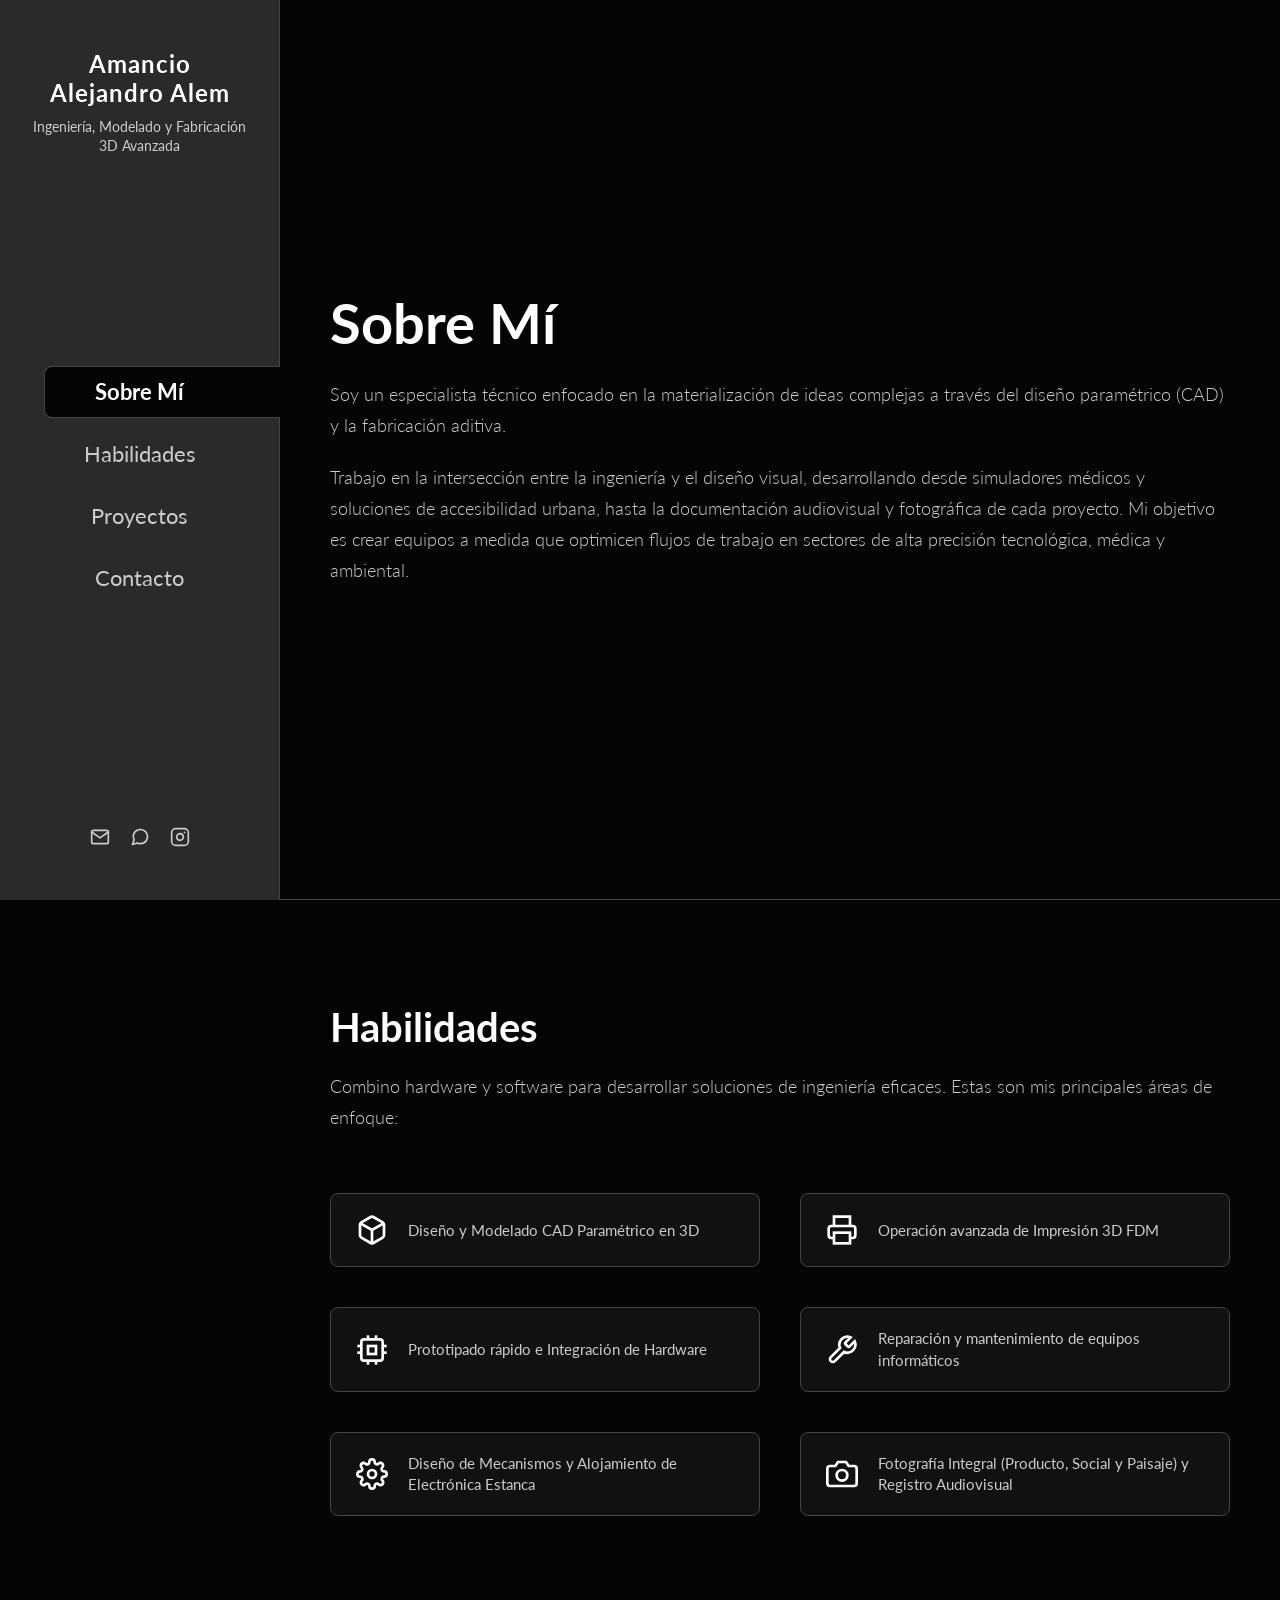
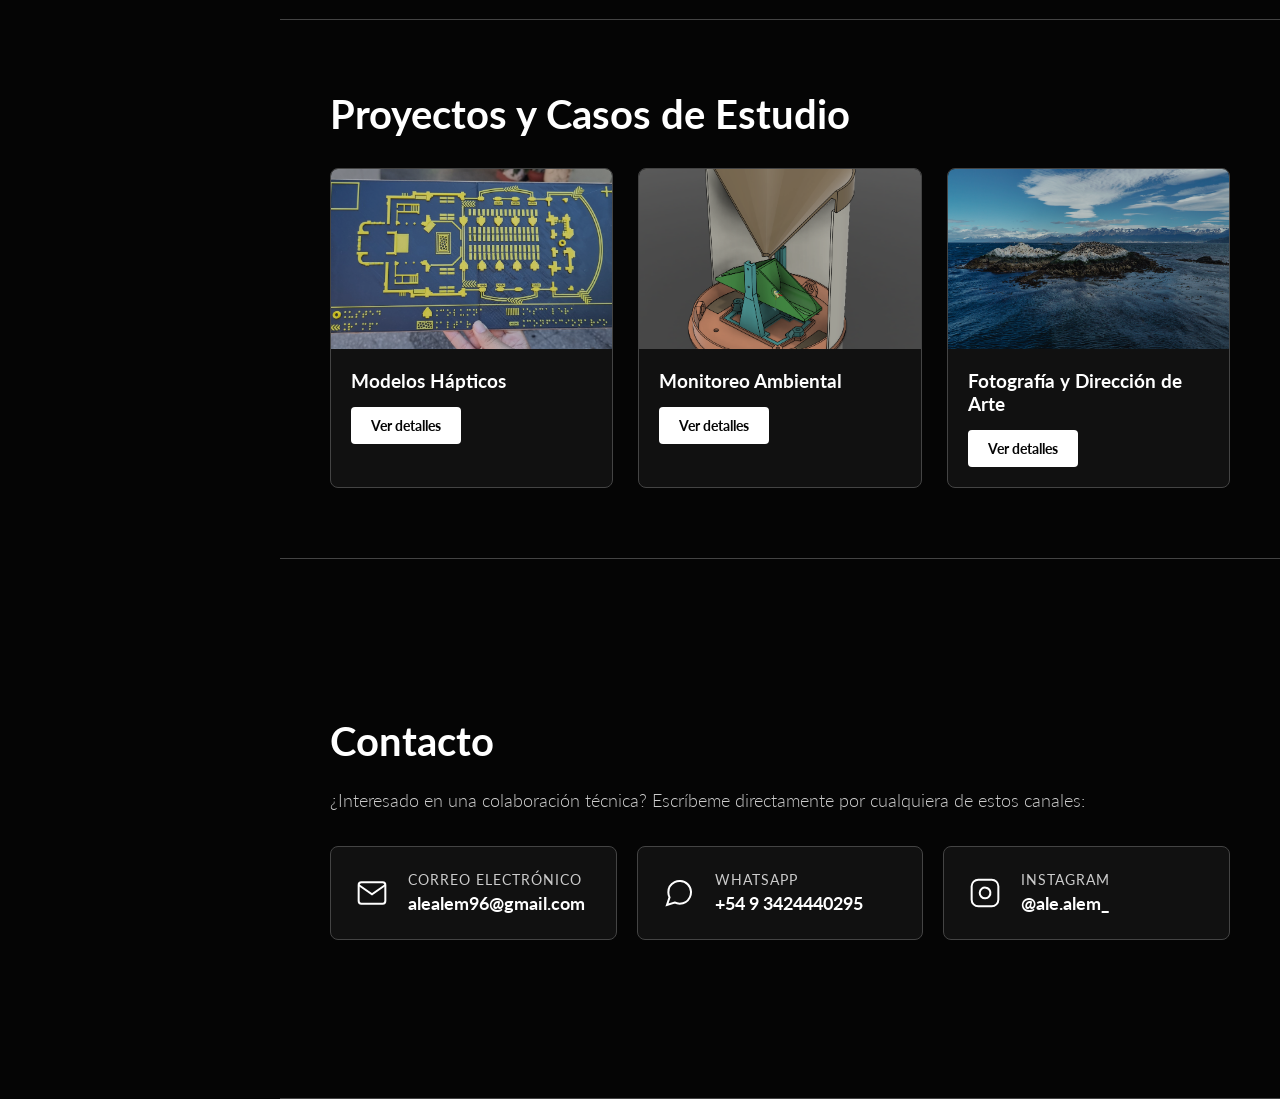
<file: index.html>
<!DOCTYPE html>
<html lang="es">

<head>
    <meta charset="UTF-8">
    <meta name="viewport" content="width=device-width, initial-scale=1.0">
    <title>Amancio Alejandro Alem - Portfolio</title>
    <!-- Google Fonts: Lato -->
    <link rel="preconnect" href="https://fonts.googleapis.com">
    <link rel="preconnect" href="https://fonts.gstatic.com" crossorigin>
    <link href="https://fonts.googleapis.com/css2?family=Lato:wght@300;400;700&display=swap" rel="stylesheet">
    <link rel="stylesheet" href="style.css">
</head>

<body>
    <!-- Hamburger button for mobile -->
    <button id="menu-toggle" class="menu-toggle" aria-label="Abrir menú de navegación">
        <svg fill="currentColor" viewBox="0 0 100 80" width="24" height="24">
            <rect width="100" height="15" fill="var(--text-primary)"></rect>
            <rect y="30" width="100" height="15" fill="var(--text-primary)"></rect>
            <rect y="60" width="100" height="15" fill="var(--text-primary)"></rect>
        </svg>
    </button>

    <!-- Sidebar Navigation -->
    <nav id="sidebar" class="sidebar">
        <div class="sidebar-header">
            <h2>Amancio Alejandro Alem</h2>
            <p class="subtitle">Ingeniería, Modelado y Fabricación 3D Avanzada</p>
        </div>

        <ul class="nav-links">
            <li><a href="#sobre-mi" class="nav-link active" data-target="sobre-mi">Sobre Mí</a></li>
            <li><a href="#habilidades" class="nav-link" data-target="habilidades">Habilidades</a></li>
            <li><a href="#proyectos" class="nav-link" data-target="proyectos">Proyectos</a></li>
            <li><a href="#contacto" class="nav-link" data-target="contacto">Contacto</a></li>
        </ul>

        <div class="sidebar-footer">
            <a href="mailto:alealem96@gmail.com" aria-label="Correo Electrónico" target="_blank">
                <svg viewBox="0 0 24 24" fill="none" stroke="currentColor" stroke-width="2" stroke-linecap="round"
                    stroke-linejoin="round">
                    <path d="M4 4h16c1.1 0 2 .9 2 2v12c0 1.1-.9 2-2 2H4c-1.1 0-2-.9-2-2V6c0-1.1.9-2 2-2z"></path>
                    <polyline points="22,6 12,13 2,6"></polyline>
                </svg>
            </a>
            <a href="https://wa.me/5493424440295" aria-label="WhatsApp" target="_blank">
                <svg viewBox="0 0 24 24" fill="none" stroke="currentColor" stroke-width="2" stroke-linecap="round"
                    stroke-linejoin="round">
                    <path
                        d="M21 11.5a8.38 8.38 0 0 1-.9 3.8 8.5 8.5 0 0 1-7.6 4.7 8.38 8.38 0 0 1-3.8-.9L3 21l1.9-5.7a8.38 8.38 0 0 1-.9-3.8 8.5 8.5 0 0 1 4.7-7.6 8.38 8.38 0 0 1 3.8-.9h.5a8.48 8.48 0 0 1 8 8v.5z">
                    </path>
                </svg>
            </a>
            <a href="https://instagram.com/ale.alem_" aria-label="Instagram" target="_blank">
                <svg viewBox="0 0 24 24" fill="none" stroke="currentColor" stroke-width="2" stroke-linecap="round"
                    stroke-linejoin="round">
                    <rect x="2" y="2" width="20" height="20" rx="5" ry="5"></rect>
                    <path d="M16 11.37A4 4 0 1 1 12.63 8 4 4 0 0 1 16 11.37z"></path>
                    <line x1="17.5" y1="6.5" x2="17.51" y2="6.5"></line>
                </svg>
            </a>
        </div>
    </nav>

    <!-- Main Scroll Container -->
    <main class="content" id="main-content">
        <!-- Section: Sobre Mí (Combinado con Inicio) -->
        <section id="sobre-mi" class="snap-section hero-section">
            <div class="section-content">
                <h1>Sobre Mí</h1>
                <p>Soy un especialista técnico enfocado en la materialización de ideas complejas a través del diseño paramétrico (CAD) y la fabricación aditiva.</p>
                <p>Trabajo en la intersección entre la ingeniería y el diseño visual, desarrollando desde simuladores médicos y soluciones de accesibilidad urbana, hasta la documentación audiovisual y fotográfica de cada proyecto. Mi objetivo es crear equipos a medida que optimicen flujos de trabajo en sectores de alta precisión tecnológica, médica y ambiental.</p>
            </div>
        </section>

        <!-- Section: Habilidades -->
        <section id="habilidades" class="snap-section skills-section">
            <div class="section-content">
                <h2>Habilidades</h2>
                <p>Combino hardware y software para desarrollar soluciones de ingeniería eficaces. Estas son mis
                    principales áreas de enfoque:</p>

                <div class="skills-grid">
                    <div class="skill-item">
                        <svg viewBox="0 0 24 24" fill="none" stroke="currentColor" stroke-width="2">
                            <path
                                d="M21 16V8a2 2 0 0 0-1-1.73l-7-4a2 2 0 0 0-2 0l-7 4A2 2 0 0 0 3 8v8a2 2 0 0 0 1 1.73l7 4a2 2 0 0 0 2 0l7-4A2 2 0 0 0 21 16z">
                            </path>
                            <polyline points="3.27 6.96 12 12.01 20.73 6.96"></polyline>
                            <line x1="12" y1="22.08" x2="12" y2="12"></line>
                        </svg>
                        <span>Diseño y Modelado CAD Paramétrico en 3D</span>
                    </div>
                    <div class="skill-item">
                        <svg viewBox="0 0 24 24" fill="none" stroke="currentColor" stroke-width="2">
                            <polyline points="6 9 6 2 18 2 18 9"></polyline>
                            <path d="M6 18H4a2 2 0 0 1-2-2v-5a2 2 0 0 1 2-2h16a2 2 0 0 1 2 2v5a2 2 0 0 1-2 2h-2"></path>
                            <rect x="6" y="14" width="12" height="8"></rect>
                        </svg>
                        <span>Operación avanzada de Impresión 3D FDM</span>
                    </div>
                    <div class="skill-item">
                        <svg viewBox="0 0 24 24" fill="none" stroke="currentColor" stroke-width="2">
                            <rect x="4" y="4" width="16" height="16" rx="2" ry="2"></rect>
                            <rect x="9" y="9" width="6" height="6"></rect>
                            <line x1="9" y1="1" x2="9" y2="4"></line>
                            <line x1="15" y1="1" x2="15" y2="4"></line>
                            <line x1="9" y1="20" x2="9" y2="23"></line>
                            <line x1="15" y1="20" x2="15" y2="23"></line>
                            <line x1="20" y1="9" x2="23" y2="9"></line>
                            <line x1="20" y1="14" x2="23" y2="14"></line>
                            <line x1="1" y1="9" x2="4" y2="9"></line>
                            <line x1="1" y1="14" x2="4" y2="14"></line>
                        </svg>
                        <span>Prototipado rápido e Integración de Hardware</span>
                    </div>
                    <div class="skill-item">
                        <svg viewBox="0 0 24 24" fill="none" stroke="currentColor" stroke-width="2">
                            <path
                                d="M14.7 6.3a1 1 0 0 0 0 1.4l1.6 1.6a1 1 0 0 0 1.4 0l3.77-3.77a6 6 0 0 1-7.94 7.94l-6.91 6.91a2.12 2.12 0 0 1-3-3l6.91-6.91a6 6 0 0 1 7.94-7.94l-3.76 3.76z">
                            </path>
                        </svg>
                        <span>Reparación y mantenimiento de equipos informáticos</span>
                    </div>
                    <div class="skill-item">
                        <svg viewBox="0 0 24 24" fill="none" stroke="currentColor" stroke-width="2">
                            <circle cx="12" cy="12" r="3"></circle>
                            <path
                                d="M19.4 15a1.65 1.65 0 0 0 .33 1.82l.06.06a2 2 0 0 1 0 2.83 2 2 0 0 1-2.83 0l-.06-.06a1.65 1.65 0 0 0-1.82-.33 1.65 1.65 0 0 0-1 1.51V21a2 2 0 0 1-2 2 2 2 0 0 1-2-2v-.09A1.65 1.65 0 0 0 9 19.4a1.65 1.65 0 0 0-1.82.33l-.06.06a2 2 0 0 1-2.83 0 2 2 0 0 1 0-2.83l.06-.06a1.65 1.65 0 0 0 .33-1.82 1.65 1.65 0 0 0-1.51-1H3a2 2 0 0 1-2-2 2 2 0 0 1 2-2h.09A1.65 1.65 0 0 0 4.6 9a1.65 1.65 0 0 0-.33-1.82l-.06-.06a2 2 0 0 1 0-2.83 2 2 0 0 1 2.83 0l.06.06a1.65 1.65 0 0 0 1.82.33H9a1.65 1.65 0 0 0 1-1.51V3a2 2 0 0 1 2-2 2 2 0 0 1 2 2v.09a1.65 1.65 0 0 0 1 1.51 1.65 1.65 0 0 0 1.82-.33l.06-.06a2 2 0 0 1 2.83 0 2 2 0 0 1 0 2.83l-.06.06a1.65 1.65 0 0 0-.33 1.82V9a1.65 1.65 0 0 0 1.51 1H21a2 2 0 0 1 2 2 2 2 0 0 1-2 2h-.09a1.65 1.65 0 0 0-1.51 1z">
                            </path>
                        </svg>
                        <span>Diseño de Mecanismos y Alojamiento de Electrónica Estanca</span>
                    </div>
                    <div class="skill-item">
                        <svg viewBox="0 0 24 24" fill="none" stroke="currentColor" stroke-width="2">
                            <path d="M23 19a2 2 0 0 1-2 2H3a2 2 0 0 1-2-2V8a2 2 0 0 1 2-2h4l2-3h6l2 3h4a2 2 0 0 1 2 2z"></path>
                            <circle cx="12" cy="13" r="4"></circle>
                        </svg>
                        <span>Fotografía Integral (Producto, Social y Paisaje) y Registro Audiovisual</span>
                    </div>
                </div>
            </div>
        </section>

        <!-- Section: Proyectos -->
        <section id="proyectos" class="snap-section">
            <div class="section-content">
                <h2>Proyectos y Casos de Estudio</h2>
                <div class="projects-grid">
                    <!-- Project 1 -->
                    <div class="project-card">
                        <div class="project-image">
                            <img src="img/hapticos-hero.jpg" alt="Modelos Hápticos y Accesibilidad Urbana">
                        </div>
                        <div class="project-info">
                            <h3>Modelos Hápticos</h3>
                            <a href="hapticos.html" class="btn">Ver detalles</a>
                        </div>
                    </div>
                    <!-- Project 2 -->
                    <div class="project-card">
                        <div class="project-image">
                            <img src="img/ambiental-hero.png" alt="Desarrollo para Monitoreo Ambiental: Freatígrafo y Pluviómetro">
                        </div>
                        <div class="project-info">
                            <h3>Monitoreo Ambiental</h3>
                            <a href="monitoreo-ambiental.html" class="btn">Ver detalles</a>
                        </div>
                    </div>
                    <!-- Project 3 -->
                    <div class="project-card">
                        <div class="project-image">
                            <img src="img/Brisas.jpg"
                                alt="Fotografía, Registro Audiovisual y Dirección de Arte">
                        </div>
                        <div class="project-info">
                            <h3>Fotografía y Dirección de Arte</h3>
                            <a href="fotografia.html" class="btn">Ver detalles</a>
                        </div>
                    </div>
                </div>
            </div>
        </section>

        <!-- Section: Contacto -->
        <section id="contacto" class="snap-section">
            <div class="section-content">
                <h2>Contacto</h2>
                <p>¿Interesado en una colaboración técnica? Escríbeme directamente por cualquiera de estos canales:</p>

                <div class="contact-info-grid">
                    <a href="mailto:alealem96@gmail.com" class="contact-card" target="_blank">
                        <svg viewBox="0 0 24 24" fill="none" stroke="currentColor" stroke-width="1.5">
                            <path d="M4 4h16c1.1 0 2 .9 2 2v12c0 1.1-.9 2-2 2H4c-1.1 0-2-.9-2-2V6c0-1.1.9-2 2-2z">
                            </path>
                            <polyline points="22,6 12,13 2,6"></polyline>
                        </svg>
                        <div class="contact-details">
                            <span class="label">Correo Electrónico</span>
                            <span class="value">alealem96@gmail.com</span>
                        </div>
                    </a>

                    <a href="https://wa.me/5493424440295" class="contact-card" target="_blank">
                        <svg viewBox="0 0 24 24" fill="none" stroke="currentColor" stroke-width="1.5">
                            <path
                                d="M21 11.5a8.38 8.38 0 0 1-.9 3.8 8.5 8.5 0 0 1-7.6 4.7 8.38 8.38 0 0 1-3.8-.9L3 21l1.9-5.7a8.38 8.38 0 0 1-.9-3.8 8.5 8.5 0 0 1 4.7-7.6 8.38 8.38 0 0 1 3.8-.9h.5a8.48 8.48 0 0 1 8 8v.5z">
                            </path>
                        </svg>
                        <div class="contact-details">
                            <span class="label">WhatsApp</span>
                            <span class="value">+54 9 3424440295</span>
                        </div>
                    </a>

                    <a href="https://instagram.com/ale.alem_" class="contact-card" target="_blank">
                        <svg viewBox="0 0 24 24" fill="none" stroke="currentColor" stroke-width="1.5">
                            <rect x="2" y="2" width="20" height="20" rx="5" ry="5"></rect>
                            <path d="M16 11.37A4 4 0 1 1 12.63 8 4 4 0 0 1 16 11.37z"></path>
                            <line x1="17.5" y1="6.5" x2="17.51" y2="6.5"></line>
                        </svg>
                        <div class="contact-details">
                            <span class="label">Instagram</span>
                            <span class="value">@ale.alem_</span>
                        </div>
                    </a>
                </div>
            </div>
        </section>

    </main>

    <script src="script.js"></script>
</body>

</html>
</file>
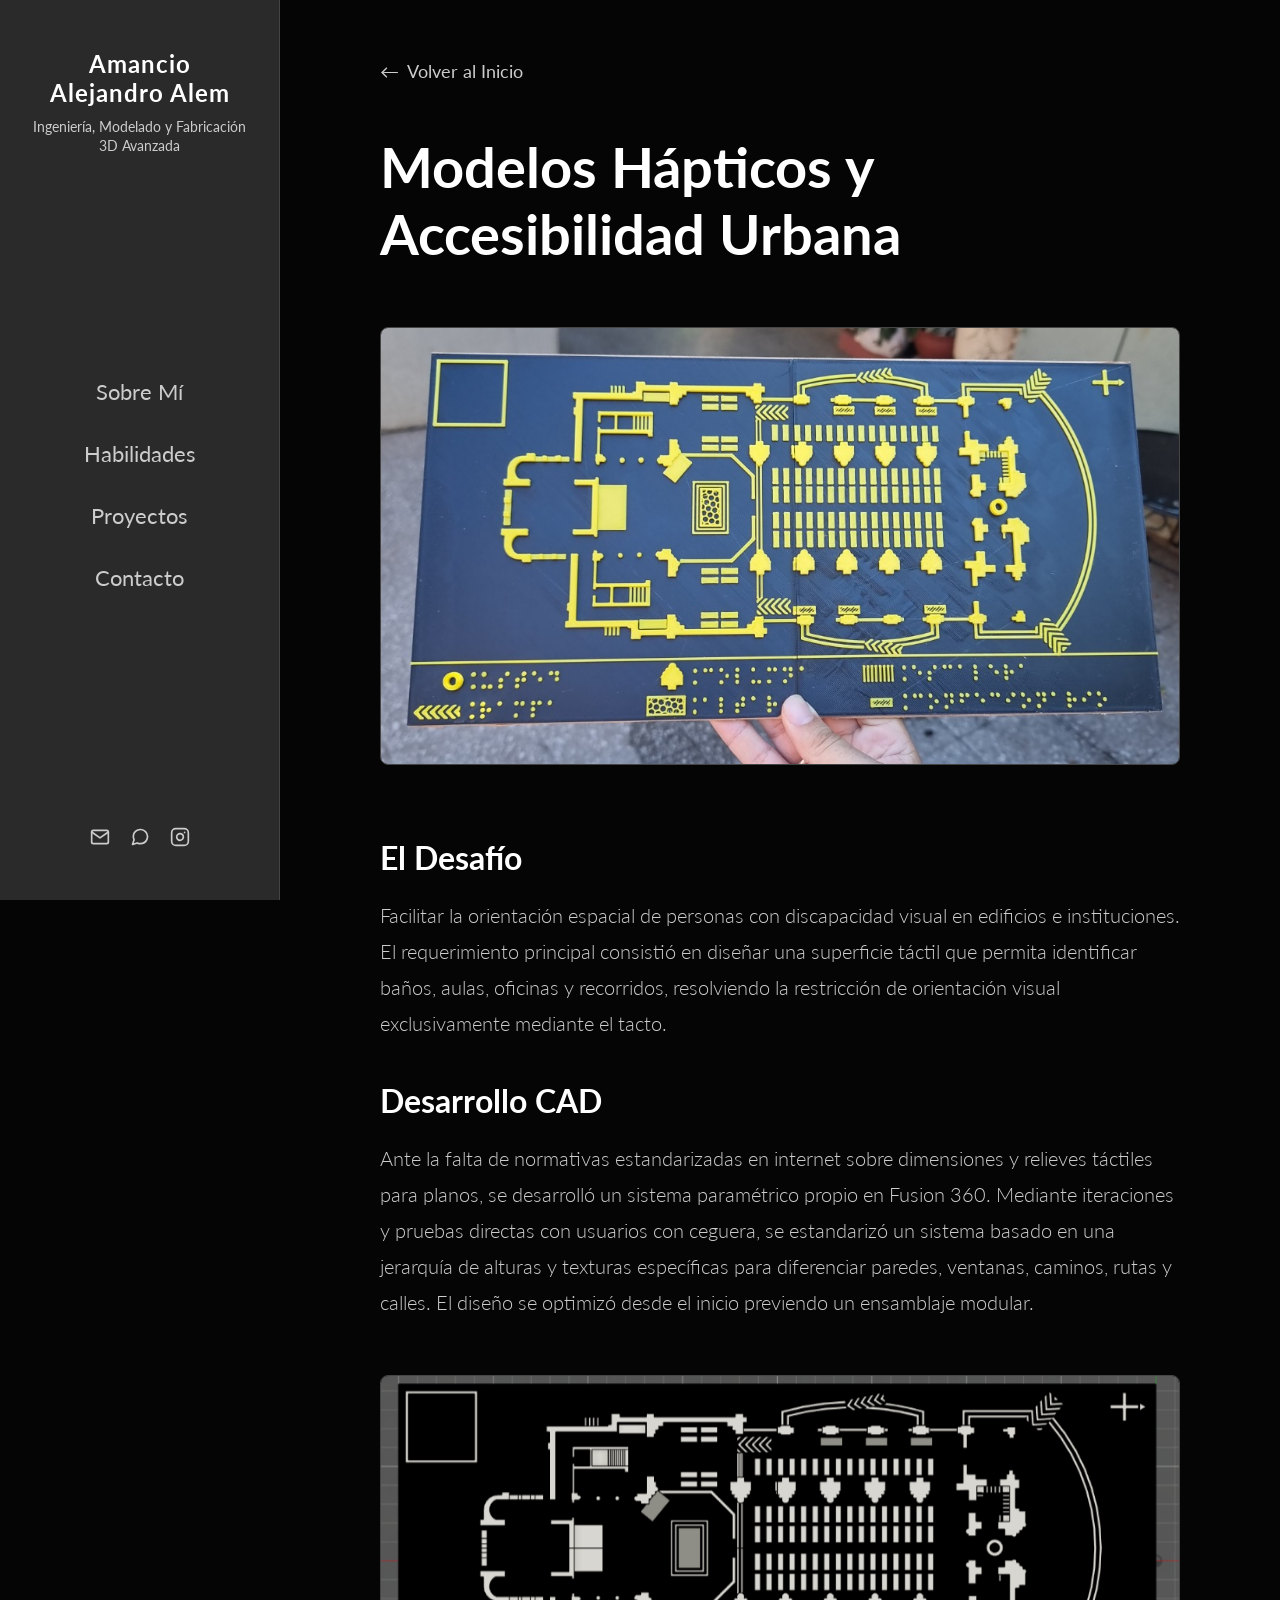
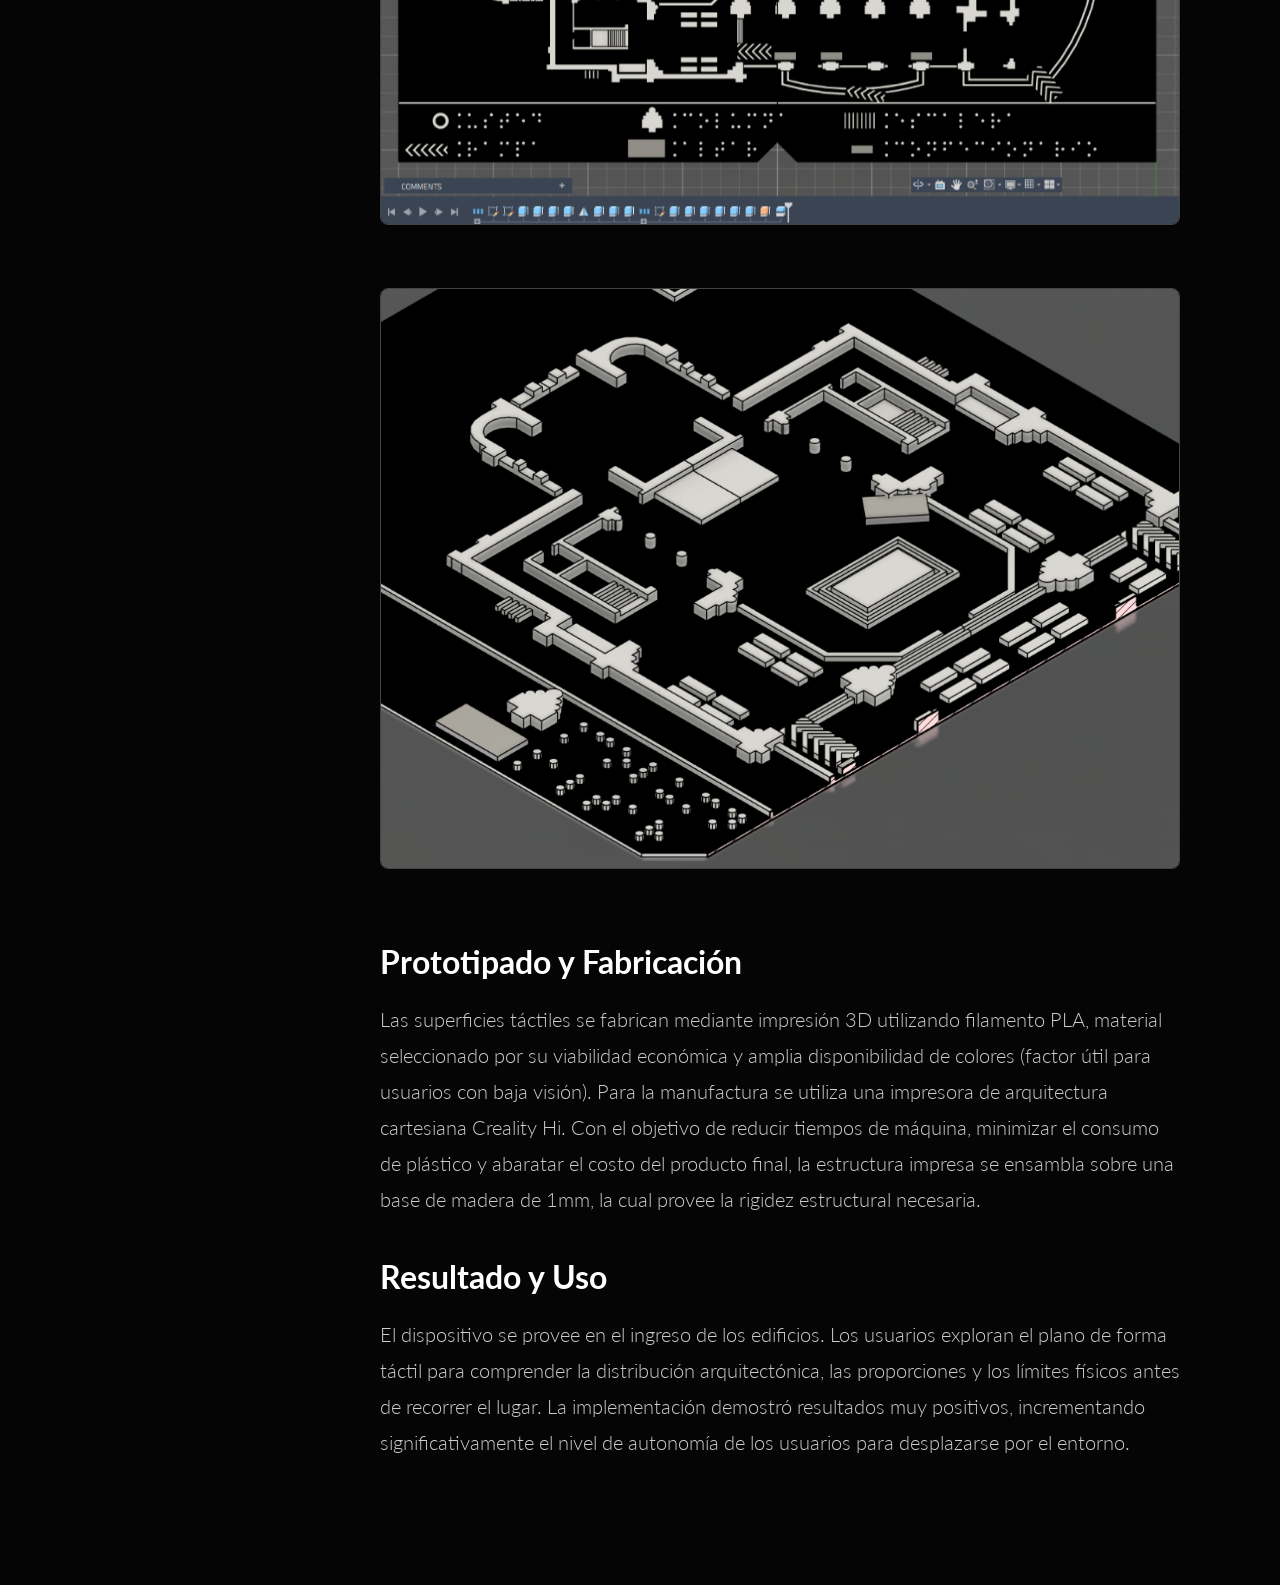
<file: hapticos.html>
<!DOCTYPE html>
<html lang="es">

<head>
    <meta charset="UTF-8">
    <meta name="viewport" content="width=device-width, initial-scale=1.0">
    <title>Modelos Hápticos y Accesibilidad Urbana - Portfolio 3D</title>
    <link rel="preconnect" href="https://fonts.googleapis.com">
    <link rel="preconnect" href="https://fonts.gstatic.com" crossorigin>
    <link href="https://fonts.googleapis.com/css2?family=Lato:wght@300;400;700&display=swap" rel="stylesheet">
    <link rel="stylesheet" href="style.css">
</head>

<body class="normal-page">
    <button id="menu-toggle" class="menu-toggle" aria-label="Abrir menú de navegación">
        <svg fill="currentColor" viewBox="0 0 100 80" width="24" height="24">
            <rect width="100" height="15" fill="var(--text-primary)"></rect>
            <rect y="30" width="100" height="15" fill="var(--text-primary)"></rect>
            <rect y="60" width="100" height="15" fill="var(--text-primary)"></rect>
        </svg>
    </button>

    <nav id="sidebar" class="sidebar">
        <div class="sidebar-header">
            <h2>Amancio Alejandro Alem</h2>
            <p class="subtitle">Ingeniería, Modelado y Fabricación 3D Avanzada</p>
        </div>

        <ul class="nav-links">
            <li><a href="index.html#sobre-mi" class="nav-link">Sobre Mí</a></li>
            <li><a href="index.html#habilidades" class="nav-link">Habilidades</a></li>
            <li><a href="index.html#proyectos" class="nav-link">Proyectos</a></li>
            <li><a href="index.html#contacto" class="nav-link">Contacto</a></li>
        </ul>

        <div class="sidebar-footer">
            <a href="mailto:alealem96@gmail.com" aria-label="Correo Electrónico" target="_blank">
                <svg viewBox="0 0 24 24" fill="none" stroke="currentColor" stroke-width="2" stroke-linecap="round"
                    stroke-linejoin="round">
                    <path d="M4 4h16c1.1 0 2 .9 2 2v12c0 1.1-.9 2-2 2H4c-1.1 0-2-.9-2-2V6c0-1.1.9-2 2-2z"></path>
                    <polyline points="22,6 12,13 2,6"></polyline>
                </svg>
            </a>
            <a href="https://wa.me/5493424440295" aria-label="WhatsApp" target="_blank">
                <svg viewBox="0 0 24 24" fill="none" stroke="currentColor" stroke-width="2" stroke-linecap="round"
                    stroke-linejoin="round">
                    <path
                        d="M21 11.5a8.38 8.38 0 0 1-.9 3.8 8.5 8.5 0 0 1-7.6 4.7 8.38 8.38 0 0 1-3.8-.9L3 21l1.9-5.7a8.38 8.38 0 0 1-.9-3.8 8.5 8.5 0 0 1 4.7-7.6 8.38 8.38 0 0 1 3.8-.9h.5a8.48 8.48 0 0 1 8 8v.5z">
                    </path>
                </svg>
            </a>
            <a href="https://instagram.com/ale.alem_" aria-label="Instagram" target="_blank">
                <svg viewBox="0 0 24 24" fill="none" stroke="currentColor" stroke-width="2" stroke-linecap="round"
                    stroke-linejoin="round">
                    <rect x="2" y="2" width="20" height="20" rx="5" ry="5"></rect>
                    <path d="M16 11.37A4 4 0 1 1 12.63 8 4 4 0 0 1 16 11.37z"></path>
                    <line x1="17.5" y1="6.5" x2="17.51" y2="6.5"></line>
                </svg>
            </a>
        </div>
    </nav>

    <main class="content" id="main-content">
        <div class="article-container">
            <a href="index.html#proyectos" class="back-btn">Volver al Inicio</a>
            <h1>Modelos Hápticos y Accesibilidad Urbana</h1>
            <img src="img/hapticos-hero.jpg" alt="Modelos Hápticos y Accesibilidad Urbana - Prototipo final">

            <h2>El Desafío</h2>
            <p>Facilitar la orientación espacial de personas con discapacidad visual en edificios e instituciones. El requerimiento principal consistió en diseñar una superficie táctil que permita identificar baños, aulas, oficinas y recorridos, resolviendo la restricción de orientación visual exclusivamente mediante el tacto.</p>

            <h2>Desarrollo CAD</h2>
            <p>Ante la falta de normativas estandarizadas en internet sobre dimensiones y relieves táctiles para planos, se desarrolló un sistema paramétrico propio en Fusion 360. Mediante iteraciones y pruebas directas con usuarios con ceguera, se estandarizó un sistema basado en una jerarquía de alturas y texturas específicas para diferenciar paredes, ventanas, caminos, rutas y calles. El diseño se optimizó desde el inicio previendo un ensamblaje modular.</p>

            <img src="img/hapticos-cad.png" alt="Desarrollo CAD en Fusion 360 - Plano háptico">
            <img src="img/hapticos-seccion.png" alt="Vista en sección y jerarquía de relieves CAD">

            <h2>Prototipado y Fabricación</h2>
            <p>Las superficies táctiles se fabrican mediante impresión 3D utilizando filamento PLA, material seleccionado por su viabilidad económica y amplia disponibilidad de colores (factor útil para usuarios con baja visión). Para la manufactura se utiliza una impresora de arquitectura cartesiana Creality Hi. Con el objetivo de reducir tiempos de máquina, minimizar el consumo de plástico y abaratar el costo del producto final, la estructura impresa se ensambla sobre una base de madera de 1mm, la cual provee la rigidez estructural necesaria.</p>

            <h2>Resultado y Uso</h2>
            <p>El dispositivo se provee en el ingreso de los edificios. Los usuarios exploran el plano de forma táctil para comprender la distribución arquitectónica, las proporciones y los límites físicos antes de recorrer el lugar. La implementación demostró resultados muy positivos, incrementando significativamente el nivel de autonomía de los usuarios para desplazarse por el entorno.</p>
        </div>
    </main>
    <script src="script.js"></script>
</body>

</html>
</file>
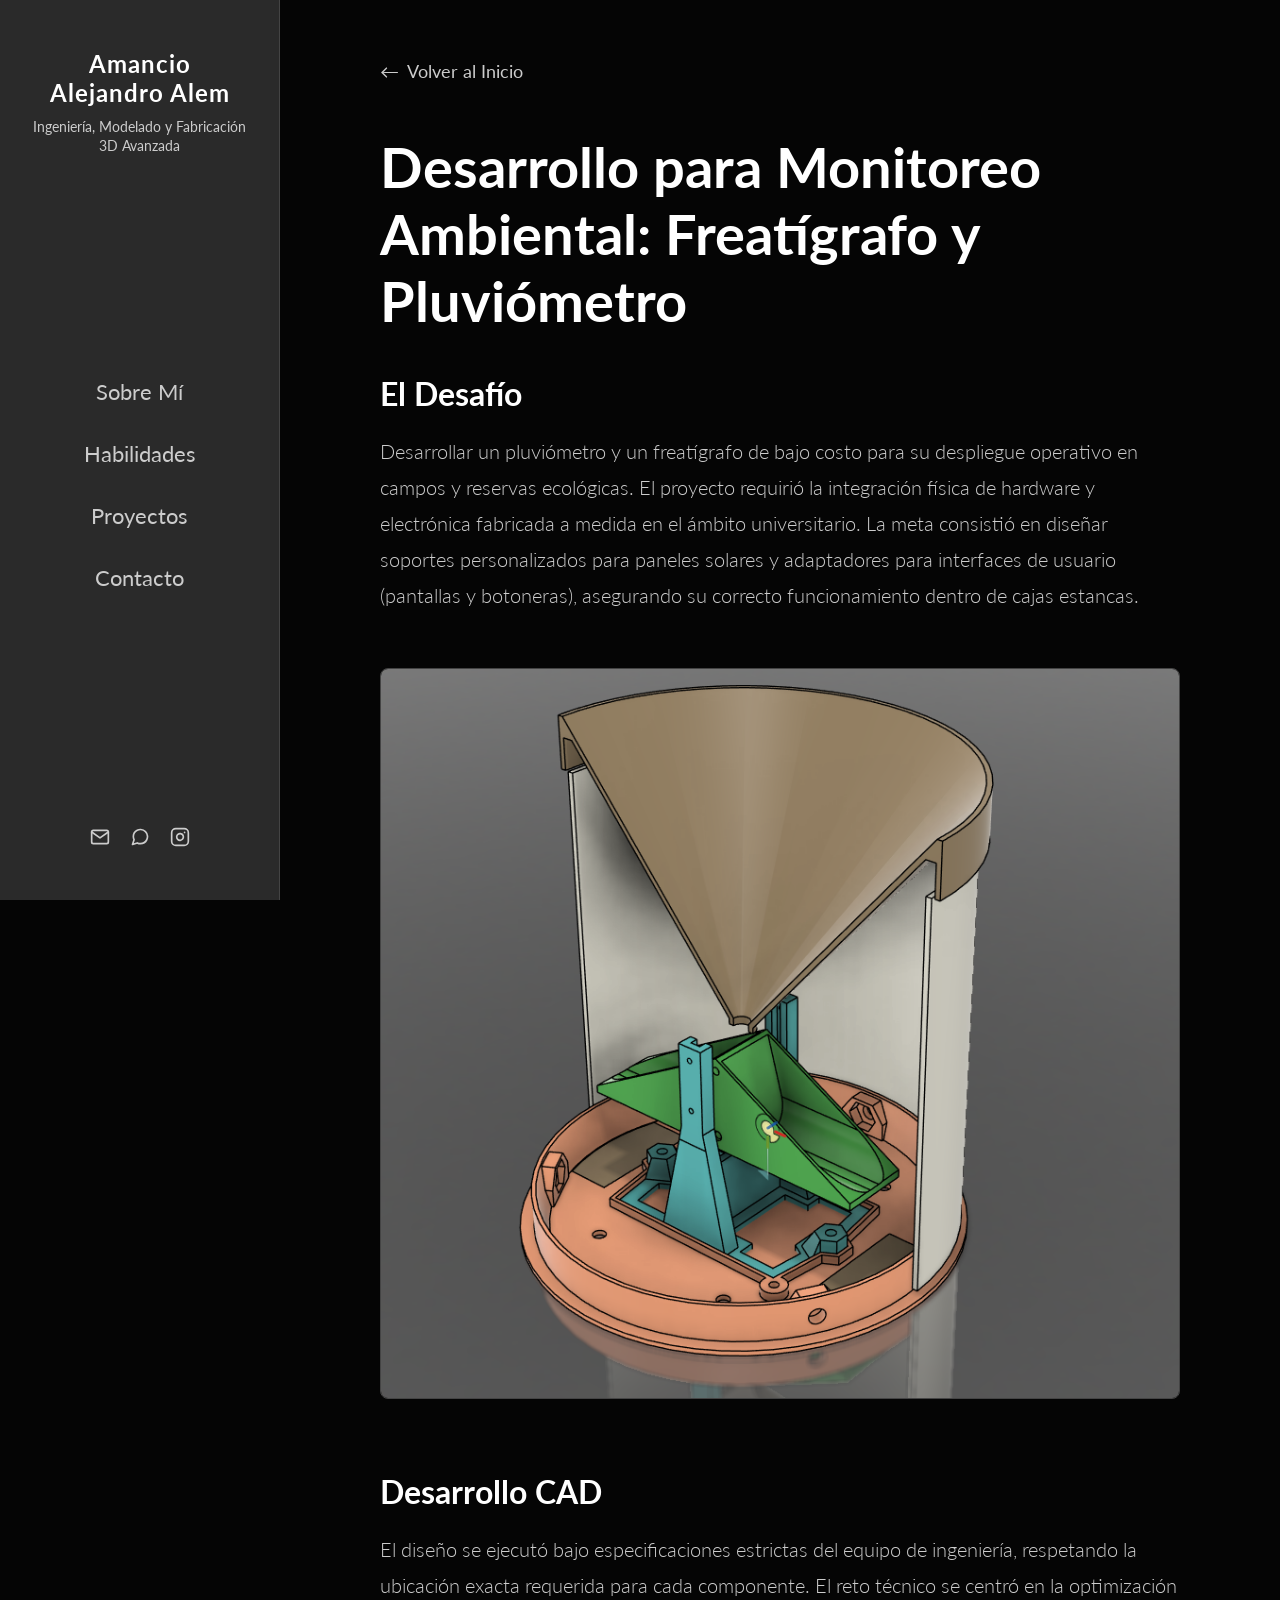
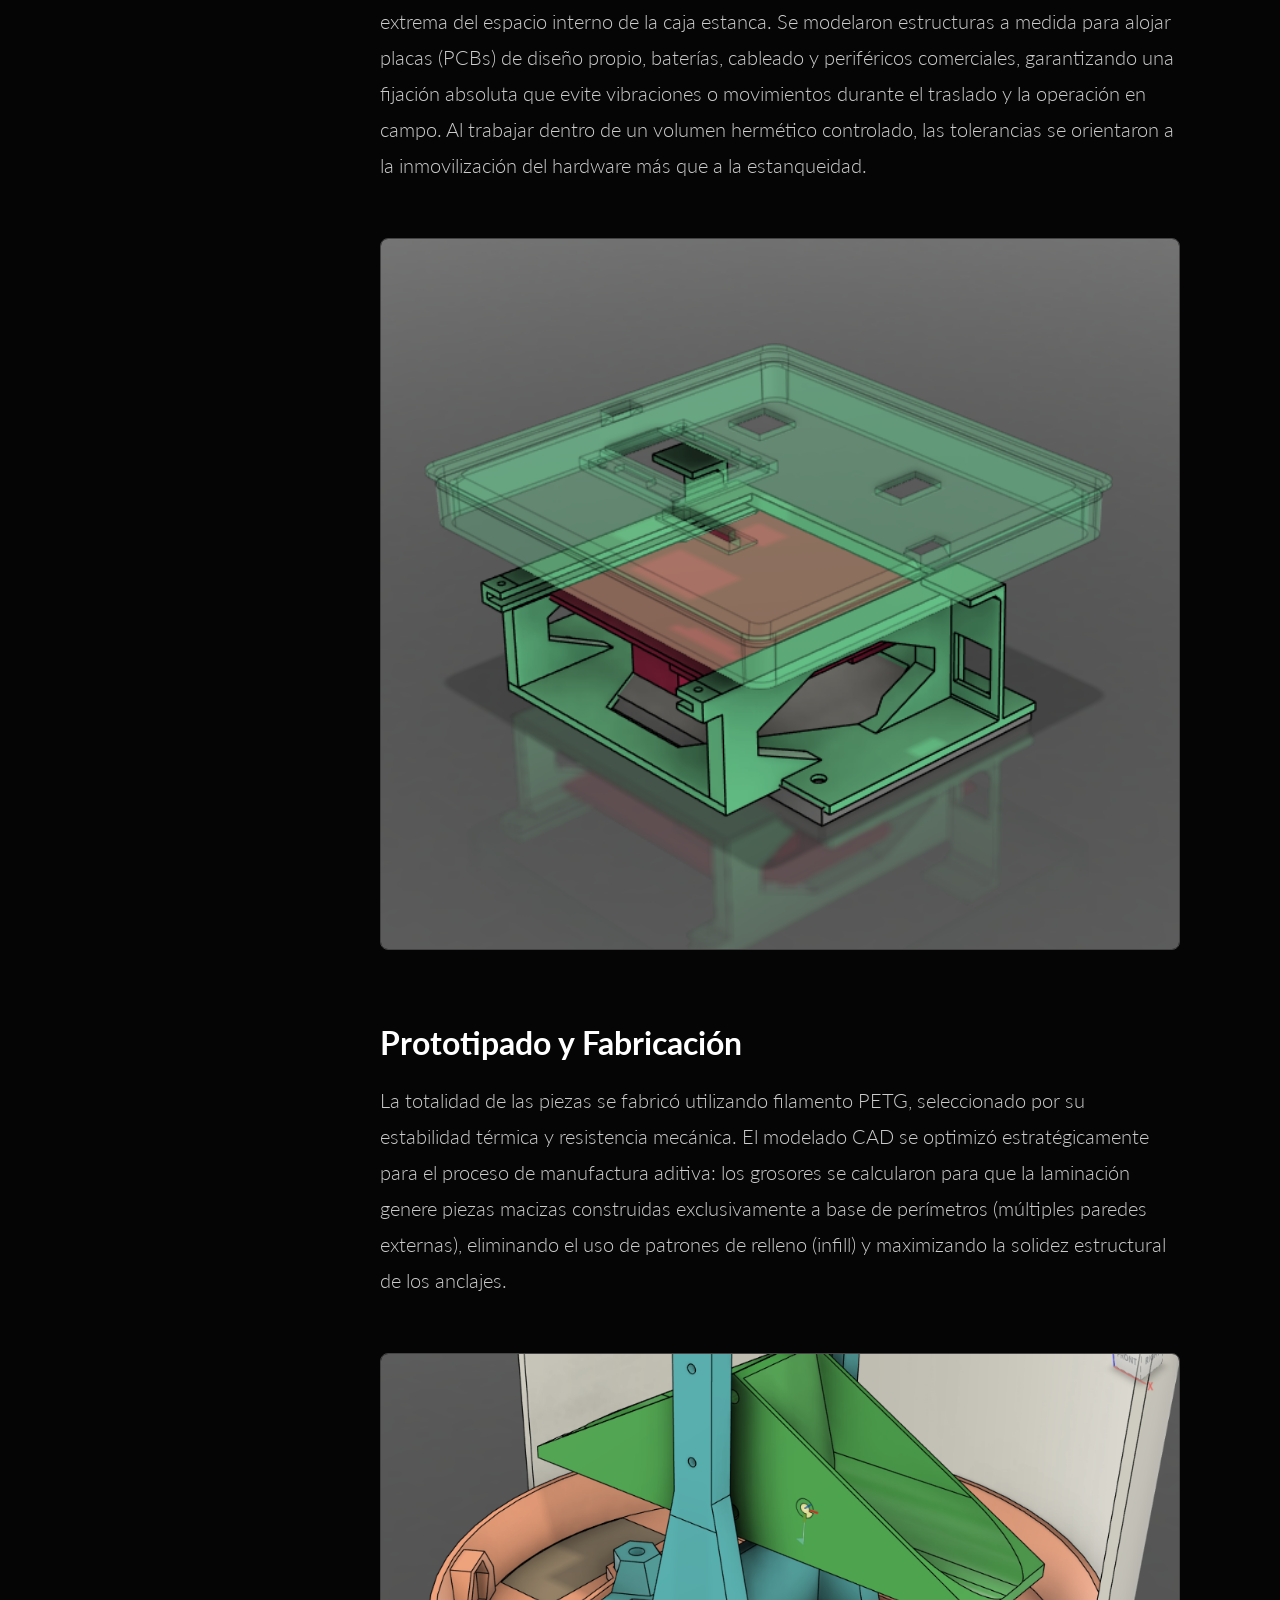
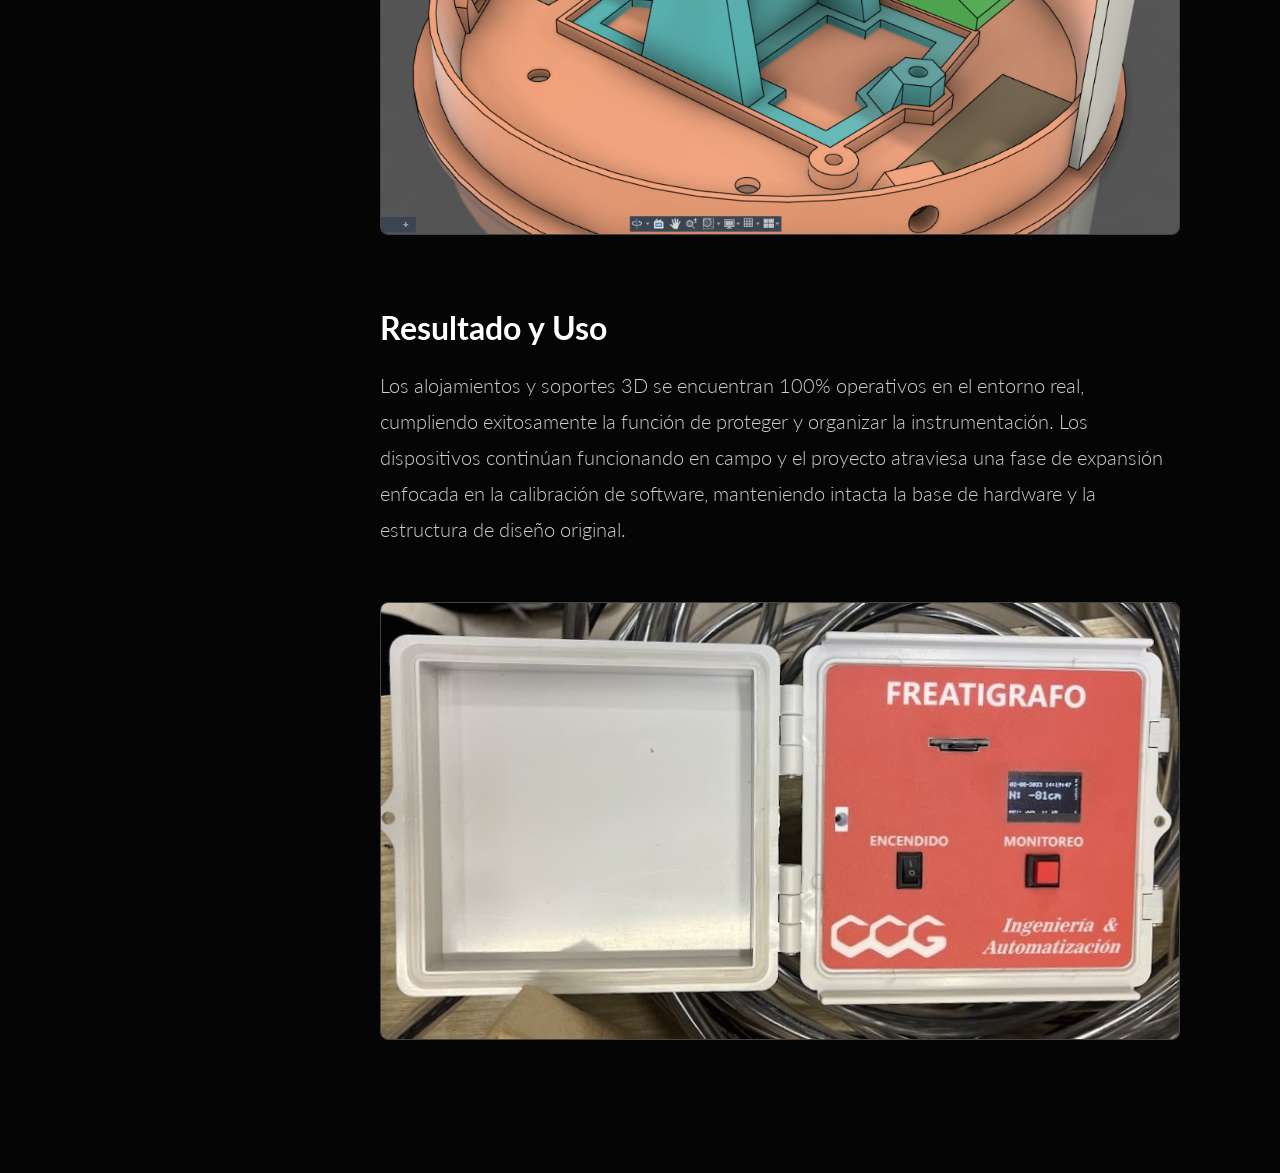
<file: monitoreo-ambiental.html>
<!DOCTYPE html>
<html lang="es">

<head>
    <meta charset="UTF-8">
    <meta name="viewport" content="width=device-width, initial-scale=1.0">
    <title>Desarrollo para Monitoreo Ambiental: Freatígrafo y Pluviómetro - Portfolio 3D</title>
    <link rel="preconnect" href="https://fonts.googleapis.com">
    <link rel="preconnect" href="https://fonts.gstatic.com" crossorigin>
    <link href="https://fonts.googleapis.com/css2?family=Lato:wght@300;400;700&display=swap" rel="stylesheet">
    <link rel="stylesheet" href="style.css">
</head>

<body class="normal-page">
    <button id="menu-toggle" class="menu-toggle" aria-label="Abrir menú de navegación">
        <svg fill="currentColor" viewBox="0 0 100 80" width="24" height="24">
            <rect width="100" height="15" fill="var(--text-primary)"></rect>
            <rect y="30" width="100" height="15" fill="var(--text-primary)"></rect>
            <rect y="60" width="100" height="15" fill="var(--text-primary)"></rect>
        </svg>
    </button>

    <nav id="sidebar" class="sidebar">
        <div class="sidebar-header">
            <h2>Amancio Alejandro Alem</h2>
            <p class="subtitle">Ingeniería, Modelado y Fabricación 3D Avanzada</p>
        </div>

        <ul class="nav-links">
            <li><a href="index.html#sobre-mi" class="nav-link">Sobre Mí</a></li>
            <li><a href="index.html#habilidades" class="nav-link">Habilidades</a></li>
            <li><a href="index.html#proyectos" class="nav-link">Proyectos</a></li>
            <li><a href="index.html#contacto" class="nav-link">Contacto</a></li>
        </ul>

        <div class="sidebar-footer">
            <a href="mailto:alealem96@gmail.com" aria-label="Correo Electrónico" target="_blank">
                <svg viewBox="0 0 24 24" fill="none" stroke="currentColor" stroke-width="2" stroke-linecap="round"
                    stroke-linejoin="round">
                    <path d="M4 4h16c1.1 0 2 .9 2 2v12c0 1.1-.9 2-2 2H4c-1.1 0-2-.9-2-2V6c0-1.1.9-2 2-2z"></path>
                    <polyline points="22,6 12,13 2,6"></polyline>
                </svg>
            </a>
            <a href="https://wa.me/5493424440295" aria-label="WhatsApp" target="_blank">
                <svg viewBox="0 0 24 24" fill="none" stroke="currentColor" stroke-width="2" stroke-linecap="round"
                    stroke-linejoin="round">
                    <path
                        d="M21 11.5a8.38 8.38 0 0 1-.9 3.8 8.5 8.5 0 0 1-7.6 4.7 8.38 8.38 0 0 1-3.8-.9L3 21l1.9-5.7a8.38 8.38 0 0 1-.9-3.8 8.5 8.5 0 0 1 4.7-7.6 8.38 8.38 0 0 1 3.8-.9h.5a8.48 8.48 0 0 1 8 8v.5z">
                    </path>
                </svg>
            </a>
            <a href="https://instagram.com/ale.alem_" aria-label="Instagram" target="_blank">
                <svg viewBox="0 0 24 24" fill="none" stroke="currentColor" stroke-width="2" stroke-linecap="round"
                    stroke-linejoin="round">
                    <rect x="2" y="2" width="20" height="20" rx="5" ry="5"></rect>
                    <path d="M16 11.37A4 4 0 1 1 12.63 8 4 4 0 0 1 16 11.37z"></path>
                    <line x1="17.5" y1="6.5" x2="17.51" y2="6.5"></line>
                </svg>
            </a>
        </div>
    </nav>

    <main class="content" id="main-content">
        <div class="article-container">
            <a href="index.html#proyectos" class="back-btn">Volver al Inicio</a>
            <h1>Desarrollo para Monitoreo Ambiental: Freatígrafo y Pluviómetro</h1>

            <h2>El Desafío</h2>
            <p>Desarrollar un pluviómetro y un freatígrafo de bajo costo para su despliegue operativo en campos y reservas ecológicas. El proyecto requirió la integración física de hardware y electrónica fabricada a medida en el ámbito universitario. La meta consistió en diseñar soportes personalizados para paneles solares y adaptadores para interfaces de usuario (pantallas y botoneras), asegurando su correcto funcionamiento dentro de cajas estancas.</p>
            <img src="img/ambiental-hero.png" alt="Desarrollo para Monitoreo Ambiental: Freatígrafo y Pluviómetro">

            <h2>Desarrollo CAD</h2>
            <p>El diseño se ejecutó bajo especificaciones estrictas del equipo de ingeniería, respetando la ubicación exacta requerida para cada componente. El reto técnico se centró en la optimización extrema del espacio interno de la caja estanca. Se modelaron estructuras a medida para alojar placas (PCBs) de diseño propio, baterías, cableado y periféricos comerciales, garantizando una fijación absoluta que evite vibraciones o movimientos durante el traslado y la operación en campo. Al trabajar dentro de un volumen hermético controlado, las tolerancias se orientaron a la inmovilización del hardware más que a la estanqueidad.</p>
            <img src="img/ambiental-paredes.png" alt="Optimización de espacio y estructuras internas para caja estanca en CAD">

            <h2>Prototipado y Fabricación</h2>
            <p>La totalidad de las piezas se fabricó utilizando filamento PETG, seleccionado por su estabilidad térmica y resistencia mecánica. El modelado CAD se optimizó estratégicamente para el proceso de manufactura aditiva: los grosores se calcularon para que la laminación genere piezas macizas construidas exclusivamente a base de perímetros (múltiples paredes externas), eliminando el uso de patrones de relleno (infill) y maximizando la solidez estructural de los anclajes.</p>
            <img src="img/ambiental-cad.png" alt="Modelado CAD en Fusion 360 del mecanismo de balancín">

            <h2>Resultado y Uso</h2>
            <p>Los alojamientos y soportes 3D se encuentran 100% operativos en el entorno real, cumpliendo exitosamente la función de proteger y organizar la instrumentación. Los dispositivos continúan funcionando en campo y el proyecto atraviesa una fase de expansión enfocada en la calibración de software, manteniendo intacta la base de hardware y la estructura de diseño original.</p>
            <img src="img/ambiental-panel.jpg" alt="Freatígrafo operativo en campo con panel CCG, pantalla y botonera">
        </div>
    </main>
    <script src="script.js"></script>
</body>

</html>
</file>
<file: style.css>
/* Global Reset & Box Sizing */
* {
    margin: 0;
    padding: 0;
    box-sizing: border-box;
}

/* Grayscale Theme Variables */
:root {
    --bg-color: #050505;
    /* Very dark almost true black background */
    --sidebar-bg: #2a2a2a;
    /* Lighter gray for sidebar */
    --text-primary: #ffffff;
    /* Pure white for headings/bright text */
    --text-secondary: #cccccc;
    /* Lighter gray for body text to increase contrast */
    --card-bg: #111111;
    /* Dark card background to contrast with sidebar */
    --border-color: #444444;
    /* More visible borders */
    --accent-gray: #666666;
    /* Lighter medium gray accent */
    --accent-light: #999999;
    /* Bright gray for secondary accents */
    --accent-hover: #f0f0f0;
    /* Almost white on hover */
    --glow-effect: 0 0 12px rgba(255, 255, 255, 0.15);
    /* Subtle white glow behind elements */
}

/* Base Body Styles */
html {
    scroll-behavior: smooth;
}

body {
    font-family: 'Lato', sans-serif;
    background-color: var(--bg-color);
    color: var(--text-primary);
    overflow-x: hidden;
}

/* ---------------------------------
   Sidebar Navigation
-----------------------------------*/
.sidebar {
    width: 280px;
    height: 100vh;
    background-color: var(--sidebar-bg);
    position: fixed;
    top: 0;
    left: 0;
    display: flex;
    flex-direction: column;
    padding: 50px 30px;
    border-right: 1px solid var(--border-color);
    z-index: 1000;
    transition: transform 0.3s ease-in-out;
}

.sidebar-header {
    text-align: center;
    margin-bottom: auto;
    /* Push links to center */
}

.sidebar-header h2 {
    font-size: 1.5rem;
    font-weight: 700;
    letter-spacing: 1px;
    color: var(--text-primary);
    line-height: 1.2;
    margin-bottom: 10px;
}

.sidebar-header .subtitle {
    font-size: 0.85rem;
    color: var(--text-secondary);
    line-height: 1.4;
}

.nav-links {
    list-style: none;
    margin: auto 0;
    /* Center vertically in the flex space */
}

.nav-links li {
    margin-bottom: 12px;
    text-align: center;
    position: relative;
    /* For the active pseudo-element */
}

.nav-links a {
    text-decoration: none;
    color: var(--text-secondary);
    font-size: 1.35rem;
    font-weight: 400;
    transition: all 0.3s ease;
    display: block;
    padding: 12px 20px;
    margin: 0 15px;
    border-radius: 8px;
    position: relative;
    z-index: 2;
    /* Sit on top of the active background */
}

.nav-links a:hover:not(.active) {
    color: var(--text-primary);
    background-color: rgba(255, 255, 255, 0.05);
    box-shadow: var(--glow-effect);
}

.nav-links a.active {
    color: var(--text-primary);
    background-color: transparent;
    font-weight: 700;
}

/* Pseudo element to create the seamless tab effect */
.nav-links a.active::before {
    content: '';
    position: absolute;
    top: -1px;
    bottom: -1px;
    left: -1px;
    right: -46px;
    /* Extends exactly to cover the sidebar's right padding (30px) + a margin (15px) + border (1px) */
    background-color: var(--bg-color);
    /* Same as main content background */
    border-radius: 8px 0 0 8px;
    /* Rounded on the left, flat on the right */
    border-top: 1px solid var(--border-color);
    /* Top boundary limit */
    border-bottom: 1px solid var(--border-color);
    /* Bottom boundary limit */
    border-left: 1px solid var(--border-color);
    /* Left boundary limit */
    z-index: -1;
}

/* Sidebar Footer (Socials) */
.sidebar-footer {
    display: flex;
    justify-content: center;
    gap: 20px;
    margin-top: auto;
    /* Push footer to bottom */
}

.sidebar-footer a {
    color: var(--text-secondary);
    transition: color 0.3s ease, transform 0.2s ease;
}

.sidebar-footer a:hover {
    color: var(--text-primary);
    transform: translateY(-2px);
    filter: drop-shadow(0 0 8px rgba(255, 255, 255, 0.4));
}

.sidebar-footer svg {
    width: 20px;
    height: 20px;
}

/* Mobile Menu Toggle */
.menu-toggle {
    display: none;
    position: fixed;
    top: 20px;
    left: 20px;
    z-index: 1100;
    background: var(--sidebar-bg);
    border: 1px solid var(--border-color);
    padding: 10px;
    cursor: pointer;
    border-radius: 4px;
}

/* Sidebar Overlay */
.sidebar-overlay {
    display: none;
    position: fixed;
    top: 0;
    left: 0;
    width: 100vw;
    height: 100vh;
    background: rgba(0, 0, 0, 0.7);
    z-index: 990;
    opacity: 0;
    transition: opacity 0.3s ease;
}

/* ---------------------------------
   Main Content 
-----------------------------------*/
.content {
    margin-left: 280px;
    padding: 0;
}

.snap-section {
    min-height: auto;
    padding: 70px 50px;
    display: flex;
    align-items: center;
    position: relative;
    border-bottom: 1px solid var(--border-color);
    width: 100%;
}

.hero-section {
    min-height: 100vh;
}

.skills-section {
    min-height: 80vh;
    /* Make this specific section taller */
}

#contacto {
    min-height: 60vh;
}

/* Base styles for elements no longer scaling */
.section-content {
    width: 100%;
    max-width: 1000px;
    margin: 0 auto;
}

.snap-section h1 {
    font-size: 3.5rem;
    font-weight: 700;
    margin-bottom: 25px;
    line-height: 1.1;
    color: var(--text-primary);
}

.snap-section h2 {
    font-size: 2.5rem;
    font-weight: 700;
    margin-bottom: 20px;
    color: var(--text-primary);
}

.snap-section p {
    font-size: 1.15rem;
    color: var(--text-secondary);
    line-height: 1.7;
    margin-bottom: 20px;
    font-weight: 300;
}

/* ---------------------------------
   Skills Grid (Lo que puedo hacer)
-----------------------------------*/
.skills-grid {
    display: grid;
    grid-template-columns: repeat(2, 1fr);
    /* Exactly 2 columns */
    gap: 40px;
    /* Increased gap for breathing room */
    margin-top: 60px;
}

.skill-item {
    background-color: var(--card-bg);
    border: 1px solid var(--border-color);
    padding: 20px 25px;
    border-radius: 8px;
    text-align: left;
    display: flex;
    flex-direction: row;
    align-items: center;
    justify-content: flex-start;
    gap: 20px;
    transition: transform 0.3s ease, border-color 0.3s ease, background-color 0.3s ease;
}

.skill-item:hover {
    transform: translateX(5px);
    border-color: var(--accent-light);
    background-color: #1a1a1a;
    box-shadow: var(--glow-effect);
}

.skill-item svg {
    flex-shrink: 0;
    width: 32px;
    /* Slightly larger icon */
    height: 32px;
    color: var(--text-primary);
    /* Default to white for clear visibility */
    transition: color 0.3s ease;
}

.skill-item:hover svg {
    color: var(--text-primary);
}

.skill-item span {
    font-size: 0.95rem;
    font-weight: 400;
    line-height: 1.4;
    color: var(--text-secondary);
    transition: color 0.3s ease;
}

.skill-item:hover span {
    color: var(--text-primary);
}

/* ---------------------------------
   Projects Grid
-----------------------------------*/
.projects-grid {
    display: grid;
    grid-template-columns: repeat(auto-fit, minmax(280px, 1fr));
    gap: 25px;
    margin-top: 30px;
}

.project-card {
    background-color: var(--card-bg);
    border: 1px solid var(--border-color);
    border-radius: 8px;
    overflow: hidden;
    transition: transform 0.3s ease, border-color 0.3s ease;
    display: flex;
    flex-direction: column;
}

.project-card:hover {
    transform: translateY(-5px);
    border-color: #555;
    box-shadow: var(--glow-effect);
}

.project-image {
    height: 180px;
    background-color: #111;
    overflow: hidden;
}

.project-image img {
    width: 100%;
    height: 100%;
    object-fit: cover;
    transition: transform 0.5s ease;
    opacity: 0.8;
}

.project-card:hover .project-image img {
    transform: scale(1.05);
    opacity: 1;
}

.project-info {
    padding: 20px;
    display: flex;
    flex-direction: column;
    flex-grow: 1;
}

.project-info h3 {
    font-size: 1.2rem;
    margin-bottom: 15px;
    color: var(--text-primary);
    font-weight: 700;
}

/* Buttons */
.btn {
    align-self: flex-start;
    display: inline-block;
    padding: 10px 20px;
    background-color: var(--text-primary);
    color: var(--bg-color);
    text-decoration: none;
    border: none;
    border-radius: 4px;
    font-weight: 700;
    font-size: 0.9rem;
    cursor: pointer;
    transition: background-color 0.3s ease, transform 0.2s ease;
}

.btn:hover {
    background-color: var(--accent-hover);
    box-shadow: var(--glow-effect);
}

.btn-disabled {
    background-color: #333;
    color: #888;
    cursor: not-allowed;
    pointer-events: none;
}

/* ---------------------------------
   Contact Cards
-----------------------------------*/
.contact-info-grid {
    display: grid;
    grid-template-columns: repeat(auto-fit, minmax(250px, 1fr));
    gap: 20px;
    margin-top: 30px;
}

.contact-card {
    background-color: var(--card-bg);
    border: 1px solid var(--border-color);
    border-radius: 8px;
    padding: 25px;
    display: flex;
    align-items: center;
    gap: 20px;
    text-decoration: none;
    transition: transform 0.3s ease, border-color 0.3s ease;
}

.contact-card:hover {
    transform: translateY(-5px);
    border-color: #555;
    box-shadow: var(--glow-effect);
}

.contact-card svg {
    width: 32px;
    height: 32px;
    color: var(--text-primary);
    flex-shrink: 0;
}

.contact-details {
    display: flex;
    flex-direction: column;
}

.contact-details .label {
    font-size: 0.85rem;
    color: var(--text-secondary);
    text-transform: uppercase;
    letter-spacing: 1px;
    margin-bottom: 5px;
}

.contact-details .value {
    font-size: 1.1rem;
    color: var(--text-primary);
    font-weight: 700;
}


/* ---------------------------------
   Normal Pages (Case Studies) Overrides
-----------------------------------*/
body.normal-page {
    overflow: auto;
    height: auto;
}

body.normal-page .content {
    height: auto;
    overflow-y: visible;
    scroll-snap-type: none;
    padding: 60px 50px 100px;
}

.article-container {
    max-width: 800px;
    margin: 0 auto;
}

.article-container h1 {
    font-size: 3.5rem;
    margin-bottom: 30px;
    font-weight: 700;
    color: var(--text-primary);
    margin-top: 30px;
}

.article-container h2 {
    font-size: 2rem;
    margin-top: 40px;
    margin-bottom: 20px;
    font-weight: 700;
    color: var(--text-primary);
}

.article-container p {
    font-size: 1.25rem;
    line-height: 1.8;
    color: var(--text-secondary);
    margin-bottom: 25px;
    font-weight: 300;
}

.article-container img {
    width: 100%;
    height: auto;
    border-radius: 8px;
    margin: 30px 0;
    border: 1px solid var(--border-color);
}

.back-btn {
    display: inline-flex;
    align-items: center;
    text-decoration: none;
    color: var(--text-secondary);
    font-size: 1.1rem;
    transition: color 0.3s ease;
    margin-bottom: 20px;
}

.back-btn:hover {
    color: var(--text-primary);
    text-shadow: 0 0 8px rgba(255, 255, 255, 0.4);
}

.back-btn::before {
    content: "←";
    margin-right: 8px;
    font-size: 1.2rem;
}

/* ---------------------------------
   Photography & Visual Arts Styles
-----------------------------------*/
.article-container.wide-layout {
    max-width: 1020px;
}

/* Hero Section */
.photo-hero-wrapper {
    margin: 25px 0 40px;
}

.photo-hero-card {
    position: relative;
    border-radius: 12px;
    overflow: hidden;
    border: 1px solid var(--border-color);
    background-color: var(--card-bg);
    box-shadow: 0 10px 30px rgba(0, 0, 0, 0.6);
    transition: transform 0.3s ease, border-color 0.3s ease;
}

.photo-hero-card:hover {
    border-color: #666;
}

.photo-hero-image-wrap {
    width: 100%;
    position: relative;
    overflow: hidden;
    cursor: zoom-in;
    background-color: #000;
}

.photo-hero-image-wrap img {
    width: 100%;
    height: auto;
    display: block;
    margin: 0 !important;
    border: none !important;
    border-radius: 0 !important;
    transition: transform 0.6s cubic-bezier(0.2, 0.8, 0.2, 1);
}

.photo-hero-image-wrap:hover img {
    transform: scale(1.02);
}

.photo-hero-meta {
    padding: 22px 26px;
    background: linear-gradient(180deg, #161616 0%, #0e0e0e 100%);
    border-top: 1px solid var(--border-color);
    display: flex;
    flex-wrap: wrap;
    justify-content: space-between;
    align-items: center;
    gap: 18px;
}

.photo-hero-info {
    display: flex;
    flex-direction: column;
    gap: 8px;
}

.award-pill {
    display: inline-flex;
    align-items: center;
    gap: 8px;
    background: rgba(255, 255, 255, 0.08);
    border: 1px solid rgba(255, 255, 255, 0.2);
    padding: 6px 14px;
    border-radius: 20px;
    font-size: 0.82rem;
    font-weight: 700;
    color: #ffffff;
    letter-spacing: 0.5px;
    text-transform: uppercase;
    width: fit-content;
}

.award-pill svg {
    color: #f1c40f;
    flex-shrink: 0;
}

.photo-hero-title {
    font-size: 1.2rem;
    font-weight: 700;
    color: var(--text-primary);
}

.photo-hero-caption {
    font-size: 0.95rem;
    color: var(--text-secondary);
    font-weight: 300;
}

.btn-institutional {
    display: inline-flex;
    align-items: center;
    gap: 10px;
    background-color: transparent;
    color: var(--text-primary);
    border: 1px solid rgba(255, 255, 255, 0.35);
    padding: 12px 22px;
    border-radius: 6px;
    text-decoration: none;
    font-size: 0.92rem;
    font-weight: 700;
    transition: all 0.3s ease;
    white-space: nowrap;
}

.btn-institutional:hover {
    background-color: var(--text-primary);
    color: var(--bg-color);
    border-color: var(--text-primary);
    box-shadow: var(--glow-effect);
}

.btn-institutional svg {
    transition: transform 0.2s ease;
}

.btn-institutional:hover svg {
    transform: translate(2px, -2px);
}

/* Gallery Grids */
.photo-grid-2 {
    display: grid;
    grid-template-columns: repeat(2, 1fr);
    gap: 25px;
    margin: 30px 0 25px;
}

.photo-grid-4 {
    display: grid;
    grid-template-columns: repeat(2, 1fr);
    gap: 25px;
    margin: 30px 0 40px;
}

.photo-card {
    background-color: var(--card-bg);
    border: 1px solid var(--border-color);
    border-radius: 10px;
    overflow: hidden;
    display: flex;
    flex-direction: column;
    transition: transform 0.3s ease, border-color 0.3s ease, box-shadow 0.3s ease;
}

.photo-card:hover {
    transform: translateY(-4px);
    border-color: #777777;
    box-shadow: 0 10px 26px rgba(0, 0, 0, 0.55);
}

.photo-card-img-wrap {
    position: relative;
    width: 100%;
    aspect-ratio: 1 / 1;
    overflow: hidden;
    background-color: #0c0c0c;
    cursor: zoom-in;
}

.photo-grid-4 .photo-card-img-wrap {
    aspect-ratio: 16 / 10;
}

.photo-card-img-wrap img {
    width: 100%;
    height: 100%;
    object-fit: cover;
    display: block;
    margin: 0 !important;
    border: none !important;
    border-radius: 0 !important;
    transition: transform 0.5s ease;
}

.photo-card:hover .photo-card-img-wrap img {
    transform: scale(1.05);
}

.photo-card-body {
    padding: 16px 20px;
    background: #141414;
    border-top: 1px solid rgba(255, 255, 255, 0.05);
    flex-grow: 1;
    display: flex;
    flex-direction: column;
    justify-content: center;
}

.photo-card-body h4 {
    font-size: 1.05rem;
    font-weight: 700;
    color: var(--text-primary);
    margin-bottom: 6px;
}

.photo-card-body p {
    font-size: 0.9rem;
    color: var(--text-secondary);
    line-height: 1.5;
    margin-bottom: 0 !important;
}

.gallery-cta {
    margin: 25px 0 50px;
    display: flex;
    align-items: center;
    gap: 15px;
    flex-wrap: wrap;
}

/* Lightbox Modal */
.photo-lightbox {
    position: fixed;
    top: 0;
    left: 0;
    width: 100vw;
    height: 100vh;
    background: rgba(0, 0, 0, 0.93);
    backdrop-filter: blur(8px);
    z-index: 2000;
    display: none;
    align-items: center;
    justify-content: center;
    padding: 30px;
    opacity: 0;
    transition: opacity 0.3s ease;
}

.photo-lightbox.active {
    display: flex;
    opacity: 1;
}

.photo-lightbox-content {
    position: relative;
    max-width: 92vw;
    max-height: 92vh;
    display: flex;
    flex-direction: column;
    align-items: center;
}

.photo-lightbox img {
    max-width: 100%;
    max-height: 80vh;
    object-fit: contain;
    border-radius: 6px;
    border: 1px solid #333;
    box-shadow: 0 0 50px rgba(0, 0, 0, 0.95);
    margin: 0 !important;
}

.photo-lightbox-caption {
    margin-top: 14px;
    font-size: 1rem;
    color: #eeeeee;
    text-align: center;
}

.photo-lightbox-close {
    position: absolute;
    top: -46px;
    right: 0;
    background: transparent;
    border: none;
    color: #fff;
    font-size: 2.2rem;
    cursor: pointer;
    line-height: 1;
    padding: 4px 8px;
    transition: transform 0.2s ease, color 0.2s ease;
}

.photo-lightbox-close:hover {
    color: #f0f0f0;
    transform: scale(1.15);
}

/* ---------------------------------
   Responsive Design
-----------------------------------*/
@media (max-width: 900px) {
    .menu-toggle {
        display: block;
    }

    .sidebar {
        transform: translateX(-100%);
    }

    .sidebar.active {
        transform: translateX(0);
    }

    .sidebar-overlay.active {
        display: block;
        opacity: 1;
    }

    .content {
        margin-left: 0;
    }

    .snap-section {
        padding: 80px 30px;
    }

    body.normal-page .content {
        padding: 80px 30px;
        /* Space for hamburger menu */
    }

    .skills-grid {
        grid-template-columns: 1fr;
        /* Fallback to 1 column on mobile */
    }
}
</file>
